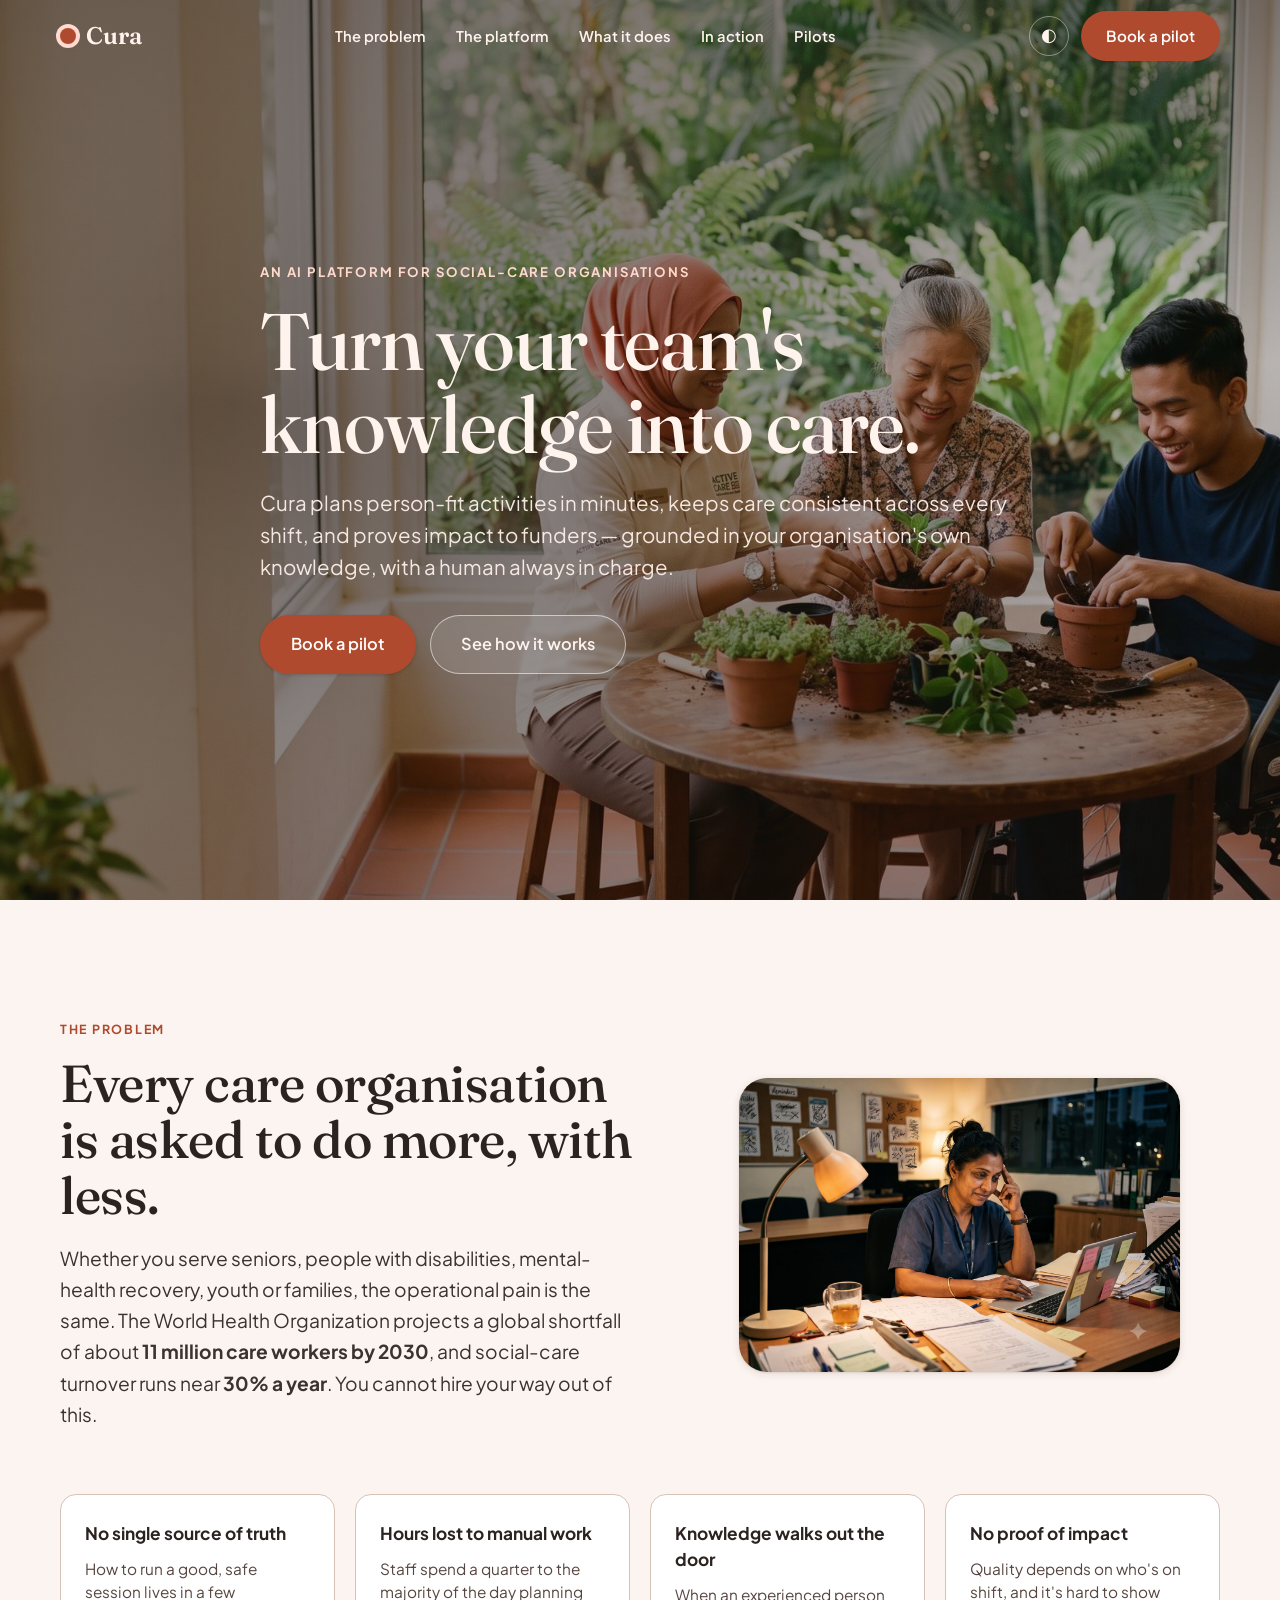
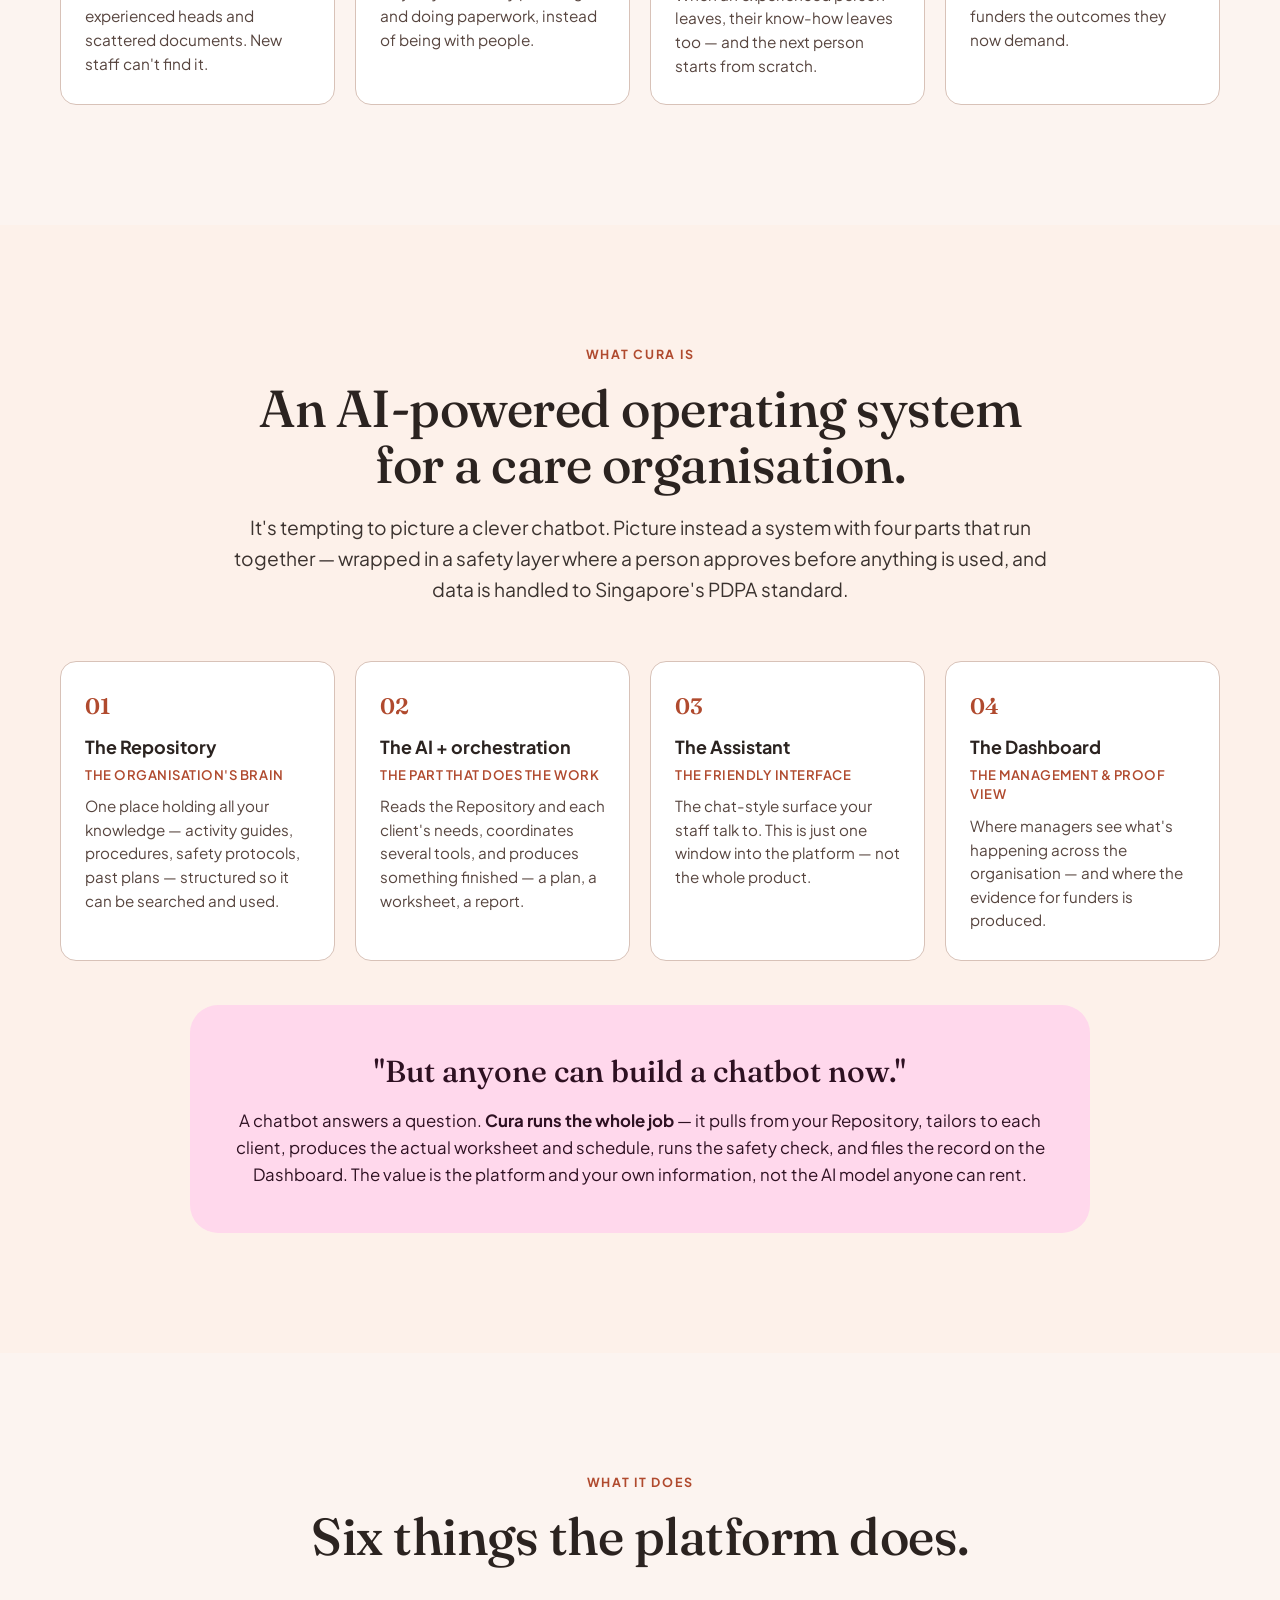
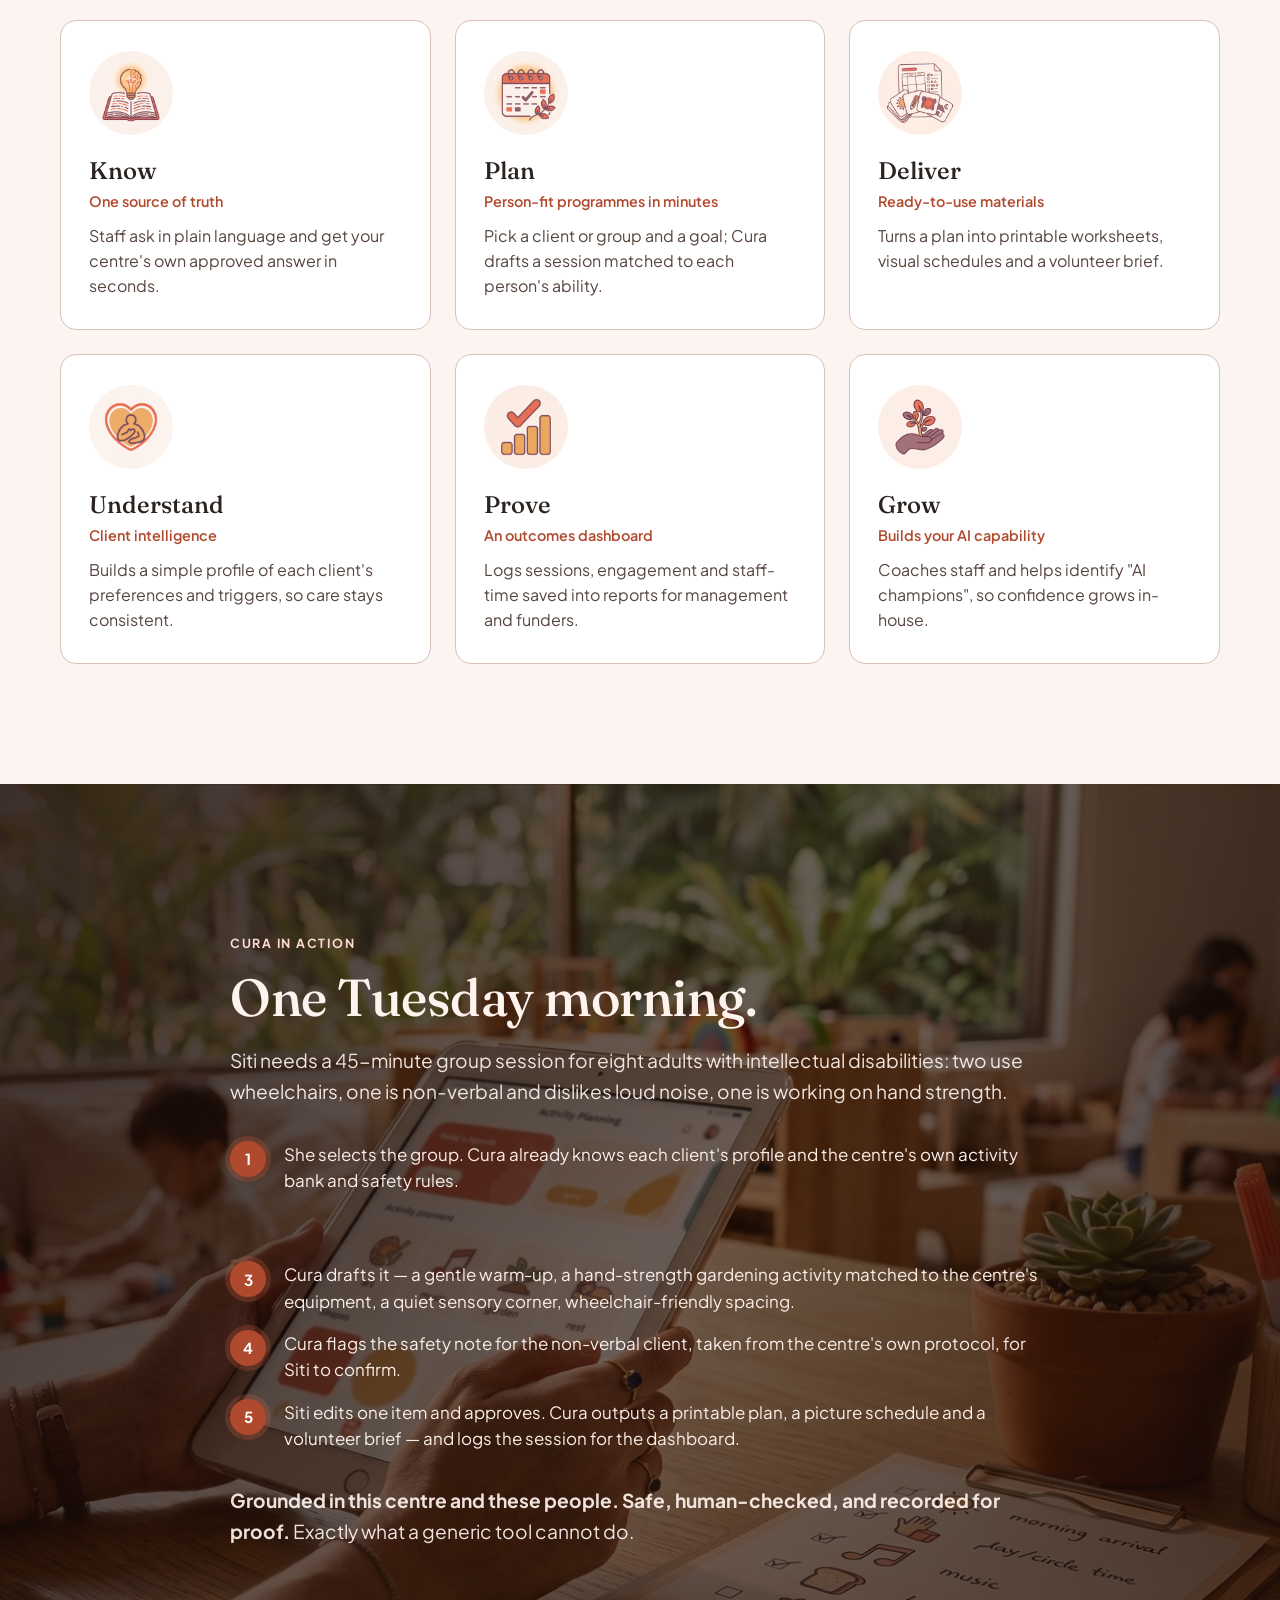
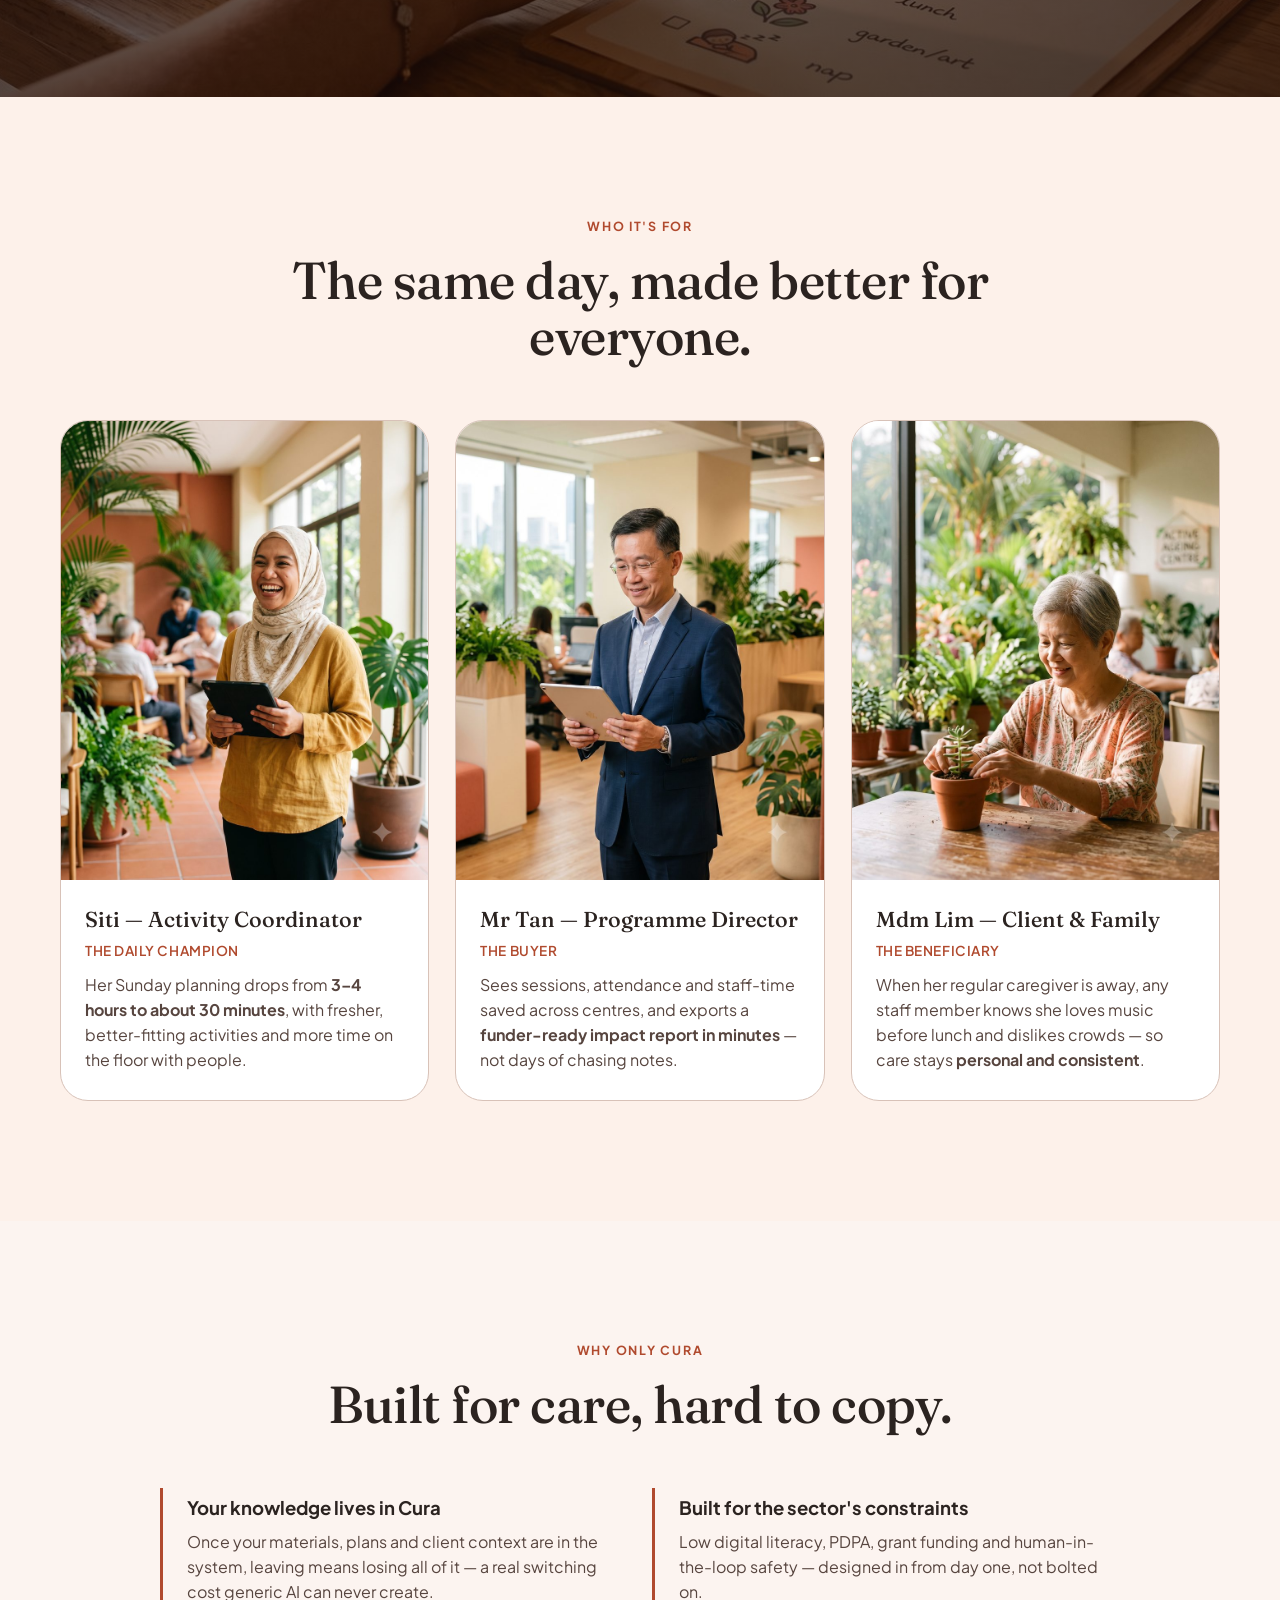
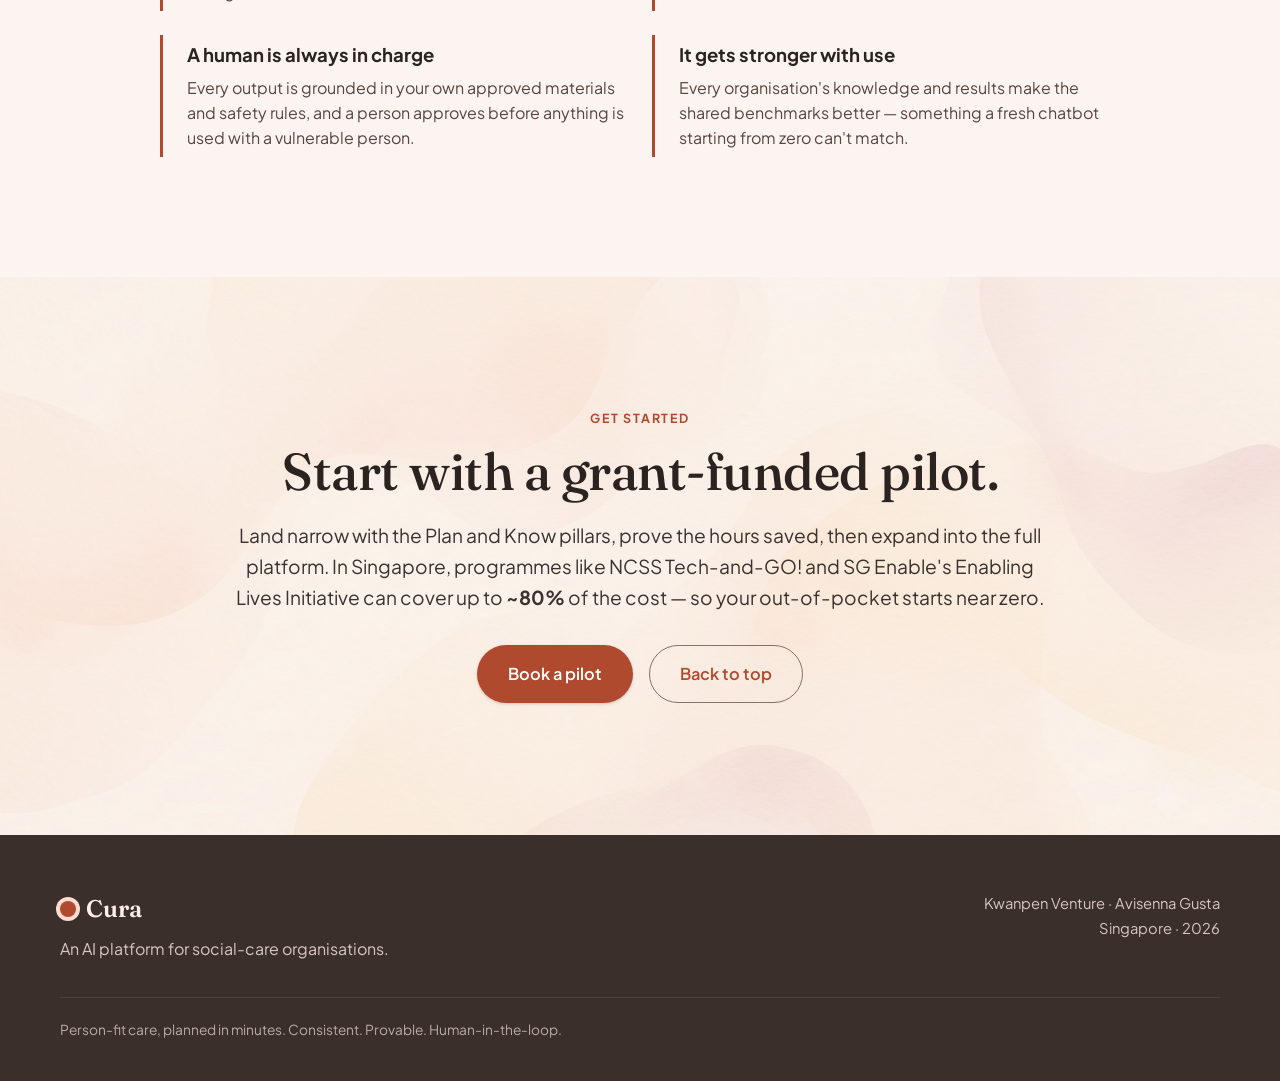
<file: index.html>
<!DOCTYPE html>
<html lang="en">
<head>
  <meta charset="UTF-8" />
  <meta name="viewport" content="width=device-width, initial-scale=1.0" />
  <title>Cura — Turn your team's knowledge into care</title>
  <meta name="description" content="Cura is an AI platform for social-care organisations. Plan person-fit activities in minutes, keep care consistent, and prove impact to funders — grounded in your organisation's own knowledge, with a human always in charge." />
  <meta property="og:title" content="Cura — An AI platform for social-care organisations" />
  <meta property="og:description" content="Plan person-fit activities in minutes, keep care consistent, and prove impact to funders." />
  <meta property="og:image" content="assets/images/hero-activity.jpg" />
  <meta name="theme-color" content="#FCF4F0" />
  <link rel="preconnect" href="https://fonts.googleapis.com" />
  <link rel="preconnect" href="https://fonts.gstatic.com" crossorigin />
  <link rel="stylesheet" href="assets/css/tokens.css" />
  <link rel="stylesheet" href="assets/css/styles.css" />
</head>
<body>

  <!-- ===================== NAV ===================== -->
  <header class="nav" id="nav">
    <div class="wrap nav__inner">
      <a class="nav__logo" href="#top" aria-label="Cura home">
        <span class="nav__mark" aria-hidden="true"></span>Cura
      </a>
      <nav class="nav__links" aria-label="Primary">
        <a href="#problem">The problem</a>
        <a href="#platform">The platform</a>
        <a href="#pillars">What it does</a>
        <a href="#action">In action</a>
        <a href="#pilot">Pilots</a>
      </nav>
      <div class="nav__actions">
        <button class="theme-toggle" id="themeToggle" aria-label="Toggle dark mode" title="Toggle dark mode">
          <span class="theme-toggle__icon" aria-hidden="true">◐</span>
        </button>
        <a class="btn btn--filled nav__cta" href="#pilot">Book a pilot</a>
        <button class="nav__burger" id="burger" aria-label="Open menu" aria-expanded="false">
          <span></span><span></span><span></span>
        </button>
      </div>
    </div>
  </header>

  <!-- ===================== HERO ===================== -->
  <section class="hero" id="top" aria-label="Introduction">
    <div class="hero__bg" style="background-image:url('assets/images/hero-activity.jpg')"></div>
    <div class="hero__scrim"></div>
    <div class="wrap hero__content">
      <p class="hero__eyebrow">An AI platform for social-care organisations</p>
      <h1 class="hero__title">Turn your team's<br />knowledge into care.</h1>
      <p class="hero__sub">Cura plans person-fit activities in minutes, keeps care consistent across every shift, and proves impact to funders — grounded in your organisation's own knowledge, with a human always in charge.</p>
      <div class="hero__actions">
        <a class="btn btn--filled btn--lg" href="#pilot">Book a pilot</a>
        <a class="btn btn--ghost btn--lg" href="#problem">See how it works</a>
      </div>
    </div>
  </section>

  <main>

  <!-- ===================== PROBLEM ===================== -->
  <section class="section" id="problem">
    <div class="wrap grid-2">
      <div class="section__lead" data-reveal>
        <p class="eyebrow">The problem</p>
        <h2 class="h-display">Every care organisation is asked to do more, with less.</h2>
        <p class="lead">Whether you serve seniors, people with disabilities, mental-health recovery, youth or families, the operational pain is the same. The World Health Organization projects a global shortfall of about <strong>11 million care workers by 2030</strong>, and social-care turnover runs near <strong>30% a year</strong>. You cannot hire your way out of this.</p>
      </div>
      <figure class="section__media" data-reveal>
        <img src="assets/images/problem-scattered.jpg" alt="A care worker pausing thoughtfully at a desk covered in scattered paper activity plans and folders at the end of a busy day." loading="lazy" />
      </figure>
    </div>

    <div class="wrap">
      <div class="cards-4">
        <article class="pain" data-reveal>
          <h3 class="pain__title">No single source of truth</h3>
          <p>How to run a good, safe session lives in a few experienced heads and scattered documents. New staff can't find it.</p>
        </article>
        <article class="pain" data-reveal data-reveal-delay="1">
          <h3 class="pain__title">Hours lost to manual work</h3>
          <p>Staff spend a quarter to the majority of the day planning and doing paperwork, instead of being with people.</p>
        </article>
        <article class="pain" data-reveal data-reveal-delay="2">
          <h3 class="pain__title">Knowledge walks out the door</h3>
          <p>When an experienced person leaves, their know-how leaves too — and the next person starts from scratch.</p>
        </article>
        <article class="pain" data-reveal data-reveal-delay="3">
          <h3 class="pain__title">No proof of impact</h3>
          <p>Quality depends on who's on shift, and it's hard to show funders the outcomes they now demand.</p>
        </article>
      </div>
    </div>
  </section>

  <!-- ===================== PLATFORM ===================== -->
  <section class="section section--alt" id="platform">
    <div class="wrap">
      <div class="section__head" data-reveal>
        <p class="eyebrow">What Cura is</p>
        <h2 class="h-display">An AI-powered operating system for a care organisation.</h2>
        <p class="lead center">It's tempting to picture a clever chatbot. Picture instead a system with four parts that run together — wrapped in a safety layer where a person approves before anything is used, and data is handled to Singapore's PDPA standard.</p>
      </div>

      <div class="parts">
        <article class="part" data-reveal>
          <span class="part__num">01</span>
          <h3>The Repository</h3>
          <p class="part__role">The organisation's brain</p>
          <p>One place holding all your knowledge — activity guides, procedures, safety protocols, past plans — structured so it can be searched and used.</p>
        </article>
        <article class="part" data-reveal data-reveal-delay="1">
          <span class="part__num">02</span>
          <h3>The AI + orchestration</h3>
          <p class="part__role">The part that does the work</p>
          <p>Reads the Repository and each client's needs, coordinates several tools, and produces something finished — a plan, a worksheet, a report.</p>
        </article>
        <article class="part" data-reveal data-reveal-delay="2">
          <span class="part__num">03</span>
          <h3>The Assistant</h3>
          <p class="part__role">The friendly interface</p>
          <p>The chat-style surface your staff talk to. This is just one window into the platform — not the whole product.</p>
        </article>
        <article class="part" data-reveal data-reveal-delay="3">
          <span class="part__num">04</span>
          <h3>The Dashboard</h3>
          <p class="part__role">The management &amp; proof view</p>
          <p>Where managers see what's happening across the organisation — and where the evidence for funders is produced.</p>
        </article>
      </div>

      <div class="callout" data-reveal>
        <p class="callout__q">"But anyone can build a chatbot now."</p>
        <p class="callout__a">A chatbot answers a question. <strong>Cura runs the whole job</strong> — it pulls from your Repository, tailors to each client, produces the actual worksheet and schedule, runs the safety check, and files the record on the Dashboard. The value is the platform and your own information, not the AI model anyone can rent.</p>
      </div>
    </div>
  </section>

  <!-- ===================== PILLARS ===================== -->
  <section class="section" id="pillars">
    <div class="wrap">
      <div class="section__head" data-reveal>
        <p class="eyebrow">What it does</p>
        <h2 class="h-display">Six things the platform does.</h2>
      </div>
      <div class="pillars">
        <article class="pillar" data-reveal>
          <div class="pillar__icon"><img src="assets/images/pillar-know.png" alt="" loading="lazy" /></div>
          <h3>Know</h3>
          <p class="pillar__tag">One source of truth</p>
          <p>Staff ask in plain language and get your centre's own approved answer in seconds.</p>
        </article>
        <article class="pillar" data-reveal data-reveal-delay="1">
          <div class="pillar__icon"><img src="assets/images/pillar-plan.png" alt="" loading="lazy" /></div>
          <h3>Plan</h3>
          <p class="pillar__tag">Person-fit programmes in minutes</p>
          <p>Pick a client or group and a goal; Cura drafts a session matched to each person's ability.</p>
        </article>
        <article class="pillar" data-reveal data-reveal-delay="2">
          <div class="pillar__icon"><img src="assets/images/pillar-deliver.png" alt="" loading="lazy" /></div>
          <h3>Deliver</h3>
          <p class="pillar__tag">Ready-to-use materials</p>
          <p>Turns a plan into printable worksheets, visual schedules and a volunteer brief.</p>
        </article>
        <article class="pillar" data-reveal>
          <div class="pillar__icon"><img src="assets/images/pillar-understand.png" alt="" loading="lazy" /></div>
          <h3>Understand</h3>
          <p class="pillar__tag">Client intelligence</p>
          <p>Builds a simple profile of each client's preferences and triggers, so care stays consistent.</p>
        </article>
        <article class="pillar" data-reveal data-reveal-delay="1">
          <div class="pillar__icon"><img src="assets/images/pillar-prove.png" alt="" loading="lazy" /></div>
          <h3>Prove</h3>
          <p class="pillar__tag">An outcomes dashboard</p>
          <p>Logs sessions, engagement and staff-time saved into reports for management and funders.</p>
        </article>
        <article class="pillar" data-reveal data-reveal-delay="2">
          <div class="pillar__icon"><img src="assets/images/pillar-grow.png" alt="" loading="lazy" /></div>
          <h3>Grow</h3>
          <p class="pillar__tag">Builds your AI capability</p>
          <p>Coaches staff and helps identify "AI champions", so confidence grows in-house.</p>
        </article>
      </div>
    </div>
  </section>

  <!-- ===================== IN ACTION (parallax band) ===================== -->
  <section class="parallax-band" id="action" aria-label="Cura in action">
    <div class="parallax-band__bg" style="background-image:url('assets/images/cura-in-action-v2.jpg')"></div>
    <div class="parallax-band__scrim"></div>
    <div class="wrap parallax-band__inner" data-reveal>
      <p class="eyebrow eyebrow--light">Cura in action</p>
      <h2 class="h-display on-dark">One Tuesday morning.</h2>
      <p class="lead on-dark">Siti needs a 45-minute group session for eight adults with intellectual disabilities: two use wheelchairs, one is non-verbal and dislikes loud noise, one is working on hand strength.</p>
      <ol class="steps">
        <li data-reveal><span>1</span>She selects the group. Cura already knows each client's profile and the centre's own activity bank and safety rules.</li>
        <li data-reveal data-reveal-delay="1"><span>2</span>She types the goal: a 45-minute session building hand strength that everyone can join.</li>
        <li data-reveal data-reveal-delay="2"><span>3</span>Cura drafts it — a gentle warm-up, a hand-strength gardening activity matched to the centre's equipment, a quiet sensory corner, wheelchair-friendly spacing.</li>
        <li data-reveal data-reveal-delay="3"><span>4</span>Cura flags the safety note for the non-verbal client, taken from the centre's own protocol, for Siti to confirm.</li>
        <li data-reveal data-reveal-delay="4"><span>5</span>Siti edits one item and approves. Cura outputs a printable plan, a picture schedule and a volunteer brief — and logs the session for the dashboard.</li>
      </ol>
      <p class="lead on-dark"><strong>Grounded in this centre and these people. Safe, human-checked, and recorded for proof.</strong> Exactly what a generic tool cannot do.</p>
    </div>
  </section>

  <!-- ===================== PERSONAS ===================== -->
  <section class="section section--alt" id="people">
    <div class="wrap">
      <div class="section__head" data-reveal>
        <p class="eyebrow">Who it's for</p>
        <h2 class="h-display">The same day, made better for everyone.</h2>
      </div>
      <div class="people">
        <article class="person" data-reveal>
          <img class="person__photo" src="assets/images/persona-siti.jpg" alt="Siti, a warm care activity coordinator, holding a tablet in a sunlit day-activity centre." loading="lazy" />
          <div class="person__body">
            <h3>Siti — Activity Coordinator</h3>
            <p class="person__role">The daily champion</p>
            <p>Her Sunday planning drops from <strong>3–4 hours to about 30 minutes</strong>, with fresher, better-fitting activities and more time on the floor with people.</p>
          </div>
        </article>
        <article class="person" data-reveal data-reveal-delay="1">
          <img class="person__photo" src="assets/images/persona-mrtan.jpg" alt="Mr Tan, a composed programme director, reviewing a tablet in a bright office." loading="lazy" />
          <div class="person__body">
            <h3>Mr Tan — Programme Director</h3>
            <p class="person__role">The buyer</p>
            <p>Sees sessions, attendance and staff-time saved across centres, and exports a <strong>funder-ready impact report in minutes</strong> — not days of chasing notes.</p>
          </div>
        </article>
        <article class="person" data-reveal data-reveal-delay="2">
          <img class="person__photo" src="assets/images/persona-mdmlim.jpg" alt="Mdm Lim, a senior client, smiling gently while tending a potted plant." loading="lazy" />
          <div class="person__body">
            <h3>Mdm Lim — Client &amp; Family</h3>
            <p class="person__role">The beneficiary</p>
            <p>When her regular caregiver is away, any staff member knows she loves music before lunch and dislikes crowds — so care stays <strong>personal and consistent</strong>.</p>
          </div>
        </article>
      </div>
    </div>
  </section>

  <!-- ===================== MOAT ===================== -->
  <section class="section" id="why">
    <div class="wrap">
      <div class="section__head" data-reveal>
        <p class="eyebrow">Why only Cura</p>
        <h2 class="h-display">Built for care, hard to copy.</h2>
      </div>
      <div class="moat">
        <div class="moat__item" data-reveal><h3>Your knowledge lives in Cura</h3><p>Once your materials, plans and client context are in the system, leaving means losing all of it — a real switching cost generic AI can never create.</p></div>
        <div class="moat__item" data-reveal data-reveal-delay="1"><h3>Built for the sector's constraints</h3><p>Low digital literacy, PDPA, grant funding and human-in-the-loop safety — designed in from day one, not bolted on.</p></div>
        <div class="moat__item" data-reveal data-reveal-delay="2"><h3>A human is always in charge</h3><p>Every output is grounded in your own approved materials and safety rules, and a person approves before anything is used with a vulnerable person.</p></div>
        <div class="moat__item" data-reveal data-reveal-delay="3"><h3>It gets stronger with use</h3><p>Every organisation's knowledge and results make the shared benchmarks better — something a fresh chatbot starting from zero can't match.</p></div>
      </div>
    </div>
  </section>

  <!-- ===================== PILOT / CTA ===================== -->
  <section class="cta" id="pilot">
    <div class="cta__bg" style="background-image:url('assets/images/bg-texture.jpg')"></div>
    <div class="wrap cta__inner" data-reveal>
      <p class="eyebrow">Get started</p>
      <h2 class="h-display">Start with a grant-funded pilot.</h2>
      <p class="lead center">Land narrow with the Plan and Know pillars, prove the hours saved, then expand into the full platform. In Singapore, programmes like NCSS Tech-and-GO! and SG Enable's Enabling Lives Initiative can cover up to <strong>~80%</strong> of the cost — so your out-of-pocket starts near zero.</p>
      <div class="cta__actions">
        <a class="btn btn--filled btn--lg" href="mailto:hello@cura.sg?subject=Cura%20pilot%20enquiry">Book a pilot</a>
        <a class="btn btn--outlined btn--lg" href="#top">Back to top</a>
      </div>
    </div>
  </section>

  </main>

  <!-- ===================== FOOTER ===================== -->
  <footer class="footer">
    <div class="wrap footer__inner">
      <div class="footer__brand">
        <a class="nav__logo" href="#top"><span class="nav__mark" aria-hidden="true"></span>Cura</a>
        <p>An AI platform for social-care organisations.</p>
      </div>
      <div class="footer__meta">
        <p>Kwanpen Venture · Avisenna Gusta</p>
        <p>Singapore · 2026</p>
      </div>
    </div>
    <div class="wrap footer__fine">
      <p>Person-fit care, planned in minutes. Consistent. Provable. Human-in-the-loop.</p>
    </div>
  </footer>

  <script src="assets/js/main.js"></script>
</body>
</html>
</file>
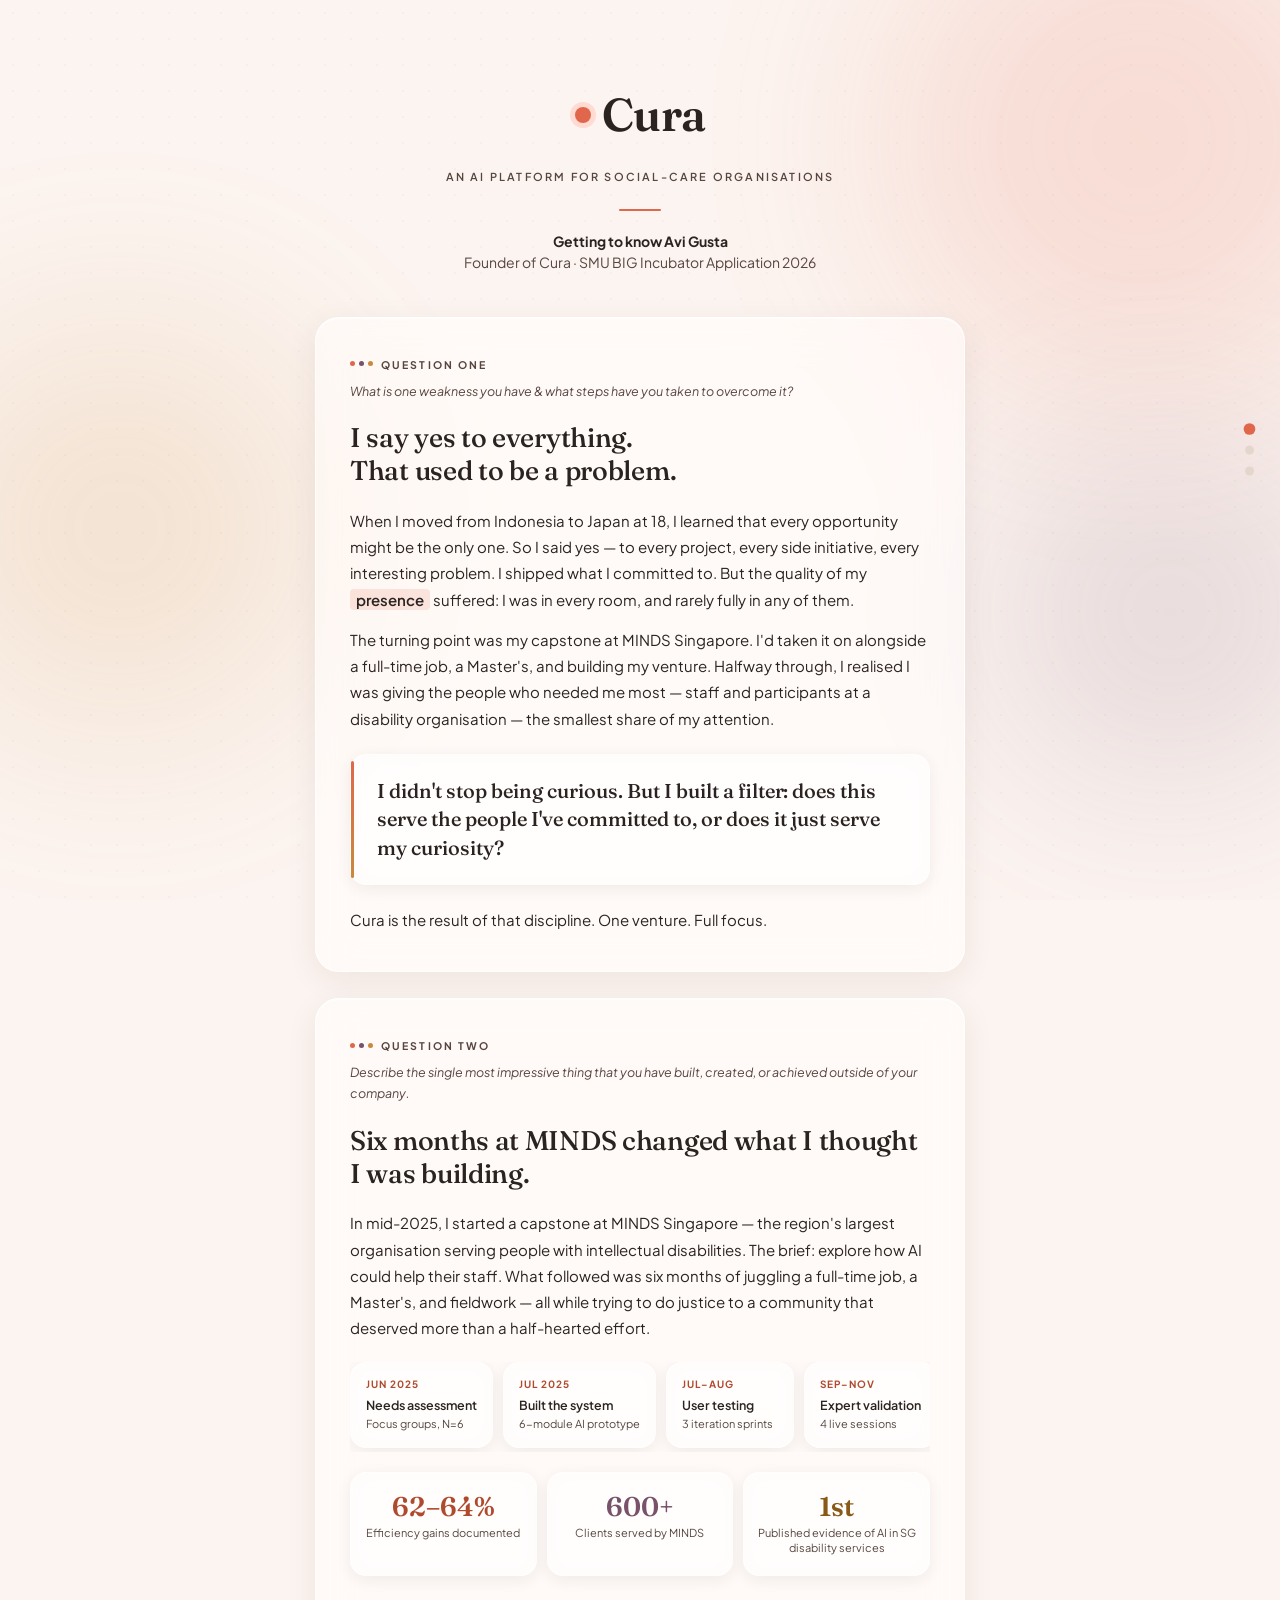
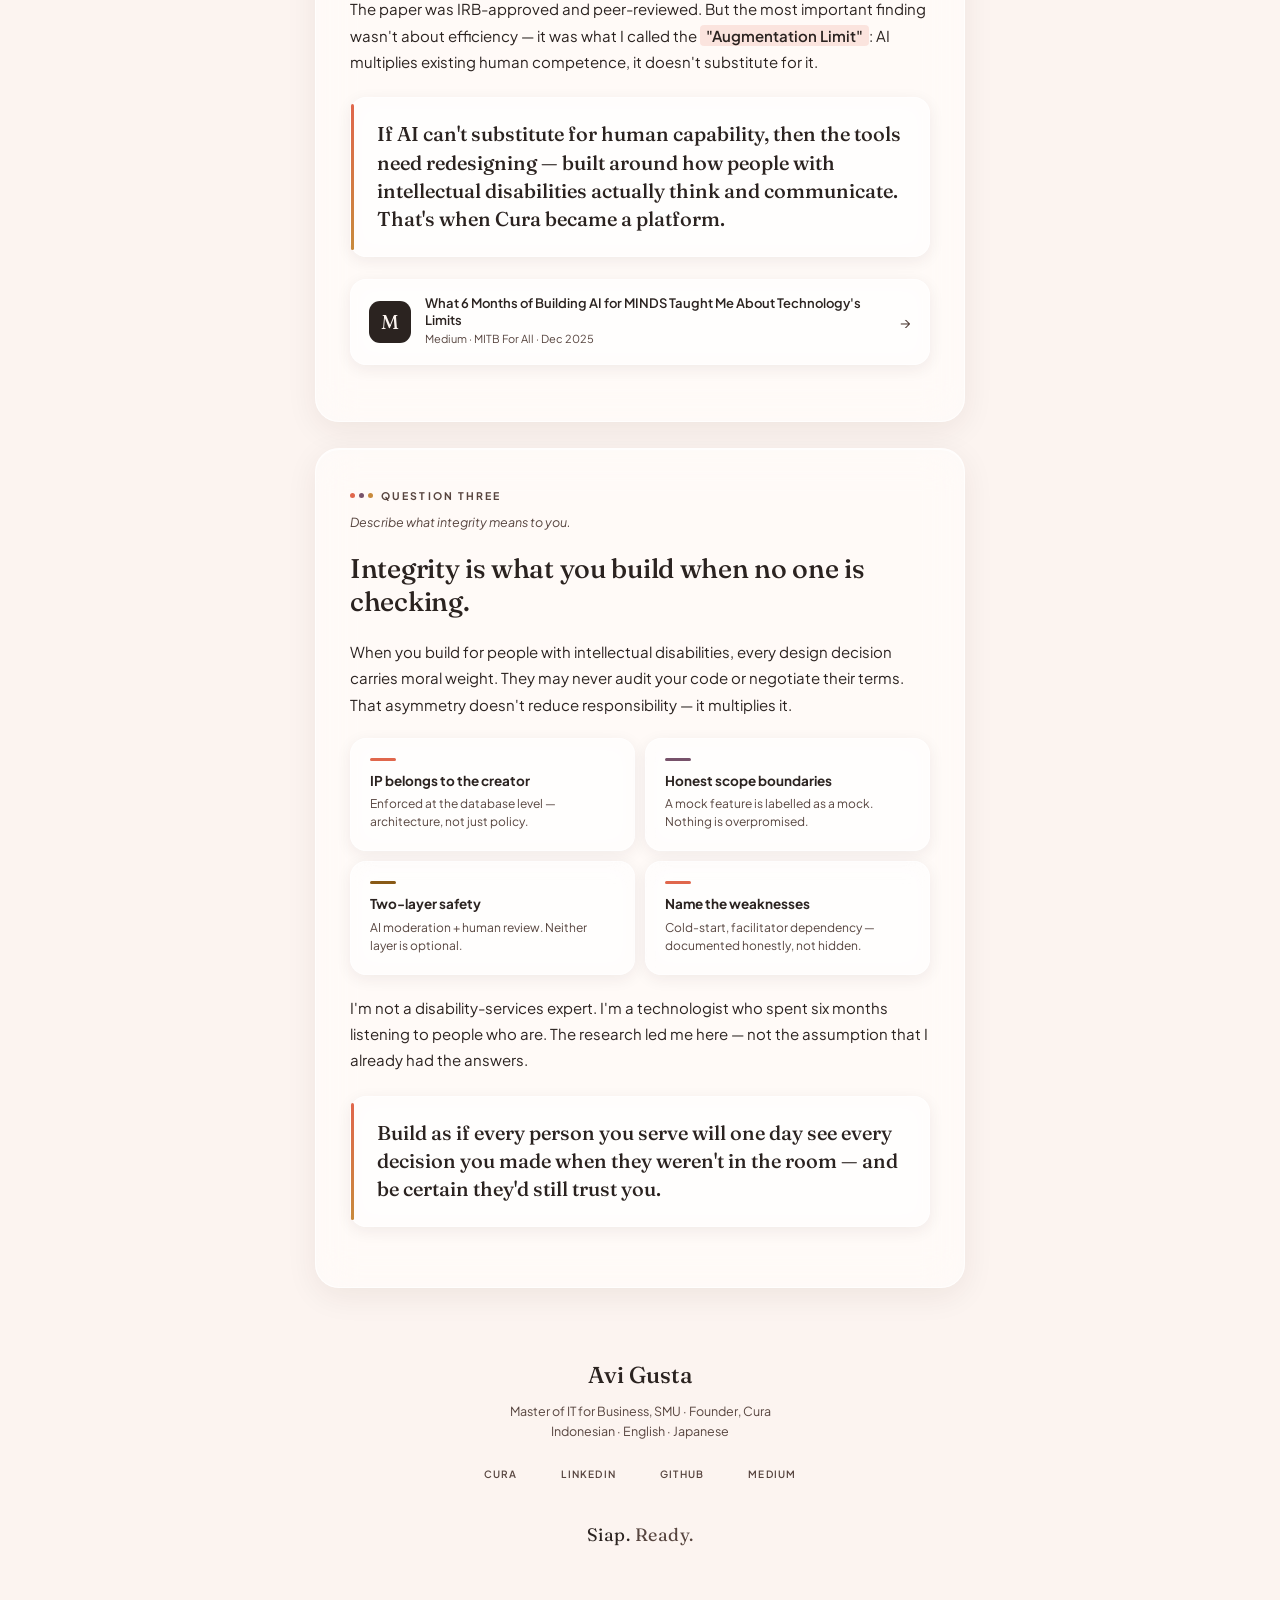
<file: founder.html>
<!DOCTYPE html>
<html lang="en">
<head>
  <meta charset="UTF-8" />
  <meta name="viewport" content="width=device-width, initial-scale=1.0" />
  <title>Getting to know Avi — Founder of Cura</title>
  <meta name="description" content="Getting to know Avi Gusta, founder of Cura — an AI platform for social-care organisations. Written for the SMU BIG incubator application." />
  <meta name="theme-color" content="#FCF4F0" />
  <link rel="preconnect" href="https://fonts.googleapis.com" />
  <link rel="preconnect" href="https://fonts.gstatic.com" crossorigin />
  <link href="https://fonts.googleapis.com/css2?family=Fraunces:opsz,wght@9..144,400..600&family=Plus+Jakarta+Sans:wght@300;400;500;600;700&display=swap" rel="stylesheet" />
  <style>
    :root{
      --cream:#FCF4F0; --ink:#2B2320; --muted:#57453F; --border:#E4D6CD; --surface:#FFFFFF;
      --primary:#B04A2E; --coral:#E0674C; --plum:#77526A; --amber:#C88A3C; --amber-deep:#895A16;
      --pc:#FFDBD1;
      --brand:"Fraunces",Georgia,serif;
      --plain:"Plus Jakarta Sans","Segoe UI",system-ui,sans-serif;
      --glass:rgba(255,255,255,0.55);
      --glass-border:rgba(255,255,255,0.72);
      --glass-shadow:rgba(60,30,20,0.07);
      --signal-dim:rgba(224,103,76,0.14);
    }
    *{margin:0;padding:0;box-sizing:border-box;}
    body{font-family:var(--plain);color:var(--ink);line-height:1.7;font-weight:400;
      overflow-x:hidden;min-height:100vh;background:var(--cream);}

    /* Ambient background */
    .bg-ambient{position:fixed;inset:0;z-index:0;overflow:hidden;background:var(--cream);}
    .bg-ambient::before{content:'';position:absolute;inset:0;
      background-image:radial-gradient(circle,var(--ink) 1px,transparent 1px);
      background-size:26px 26px;opacity:0.03;}
    .bg-orb{position:absolute;border-radius:50%;filter:blur(100px);opacity:0.16;
      animation:orbFloat 22s ease-in-out infinite alternate;}
    .orb-1{width:520px;height:520px;background:var(--coral);top:-120px;right:-120px;}
    .orb-2{width:420px;height:420px;background:var(--amber);bottom:18%;left:-90px;animation-delay:-8s;}
    .orb-3{width:360px;height:360px;background:var(--plum);top:48%;right:-70px;animation-delay:-15s;}
    @keyframes orbFloat{0%{transform:translate(0,0) scale(1);}50%{transform:translate(30px,-40px) scale(1.1);}100%{transform:translate(-20px,20px) scale(.95);}}

    .container{max-width:690px;margin:0 auto;padding:0 20px;position:relative;z-index:1;}

    .glass{background:var(--glass);backdrop-filter:blur(20px) saturate(1.4);-webkit-backdrop-filter:blur(20px) saturate(1.4);
      border:1px solid var(--glass-border);border-radius:24px;
      box-shadow:0 8px 32px var(--glass-shadow),inset 0 1px 0 rgba(255,255,255,.7);}
    .glass-subtle{background:rgba(255,255,255,0.38);backdrop-filter:blur(12px) saturate(1.3);-webkit-backdrop-filter:blur(12px) saturate(1.3);
      border:1px solid rgba(255,255,255,.55);border-radius:16px;box-shadow:0 4px 16px var(--glass-shadow);}

    /* Header */
    header{padding:76px 0 44px;text-align:center;opacity:0;animation:fadeUp .8s ease-out .2s forwards;}
    .logo{display:inline-flex;align-items:center;gap:11px;font-family:var(--brand);font-weight:600;font-size:46px;letter-spacing:-.5px;}
    .logo .mark{width:16px;height:16px;border-radius:50%;background:var(--coral);box-shadow:0 0 0 5px var(--pc);}
    .logo-sub{font-family:var(--plain);font-weight:600;font-size:11px;color:var(--muted);
      letter-spacing:.2em;text-transform:uppercase;margin-top:14px;}
    .header-divider{width:42px;height:2px;background:var(--coral);margin:22px auto 20px;border-radius:2px;}
    .header-context{font-size:14px;color:var(--muted);font-weight:400;line-height:1.5;}
    .header-context strong{font-weight:700;color:var(--ink);}

    .dot-marker{display:inline-flex;gap:4px;margin-right:8px;position:relative;top:-1px;}
    .dot-marker span{width:5px;height:5px;border-radius:50%;display:inline-block;}
    .dot-marker .d1{background:var(--coral);} .dot-marker .d2{background:var(--plum);} .dot-marker .d3{background:var(--amber);}

    /* Sections */
    .section{margin-bottom:26px;opacity:0;transform:translateY(20px);transition:opacity .55s ease-out,transform .55s ease-out;}
    .section.visible{opacity:1;transform:none;}
    .section-inner{padding:38px 34px;}
    .section-label{font-family:var(--plain);font-weight:700;font-size:10.5px;letter-spacing:.2em;text-transform:uppercase;
      color:var(--muted);margin-bottom:7px;display:flex;align-items:center;}
    .question-text{font-size:12.5px;font-weight:400;color:var(--muted);margin-bottom:20px;font-style:italic;}
    .section h2{font-family:var(--brand);font-size:27px;font-weight:500;line-height:1.22;margin-bottom:20px;letter-spacing:-.3px;}
    .section p{font-size:15px;line-height:1.75;margin-bottom:14px;color:var(--ink);font-weight:400;}
    .section p:last-child{margin-bottom:0;}
    .highlight{background:var(--signal-dim);padding:1px 6px;border-radius:4px;font-weight:600;}

    .pullquote{font-family:var(--brand);font-size:20px;font-weight:500;line-height:1.42;color:var(--ink);
      padding:22px 26px;margin:22px 0;position:relative;}
    .pullquote::before{content:'';position:absolute;left:0;top:6px;bottom:6px;width:3px;
      background:linear-gradient(180deg,var(--coral),var(--amber));border-radius:3px;}

    /* Link card */
    .link-card{display:flex;align-items:center;gap:14px;padding:15px 18px;margin:18px 0;text-decoration:none;color:var(--ink);transition:all .2s;}
    .link-card:hover{transform:translateY(-2px);box-shadow:0 12px 40px var(--glass-shadow);}
    .link-icon{width:42px;height:42px;border-radius:11px;display:flex;align-items:center;justify-content:center;font-size:20px;flex-shrink:0;}
    .link-icon.med{background:var(--ink);color:var(--cream);font-family:var(--brand);}
    .link-meta{flex:1;min-width:0;}
    .link-title{font-size:13px;font-weight:600;line-height:1.3;}
    .link-desc{font-size:11px;color:var(--muted);font-weight:400;margin-top:2px;}
    .link-arrow{font-size:15px;color:var(--muted);flex-shrink:0;transition:transform .2s;}
    .link-card:hover .link-arrow{transform:translateX(3px);}

    /* Timeline */
    .timeline-strip{display:flex;gap:10px;margin:20px 0;overflow-x:auto;padding-bottom:4px;scrollbar-width:none;}
    .timeline-strip::-webkit-scrollbar{display:none;}
    .timeline-chip{flex-shrink:0;padding:13px 15px;min-width:128px;}
    .timeline-chip .year{font-family:var(--plain);font-weight:700;font-size:10px;color:var(--primary);letter-spacing:.1em;text-transform:uppercase;margin-bottom:4px;}
    .timeline-chip .event{font-size:12.5px;font-weight:600;line-height:1.3;}
    .timeline-chip .loc{font-size:11px;font-weight:400;color:var(--muted);margin-top:2px;}

    /* Stats */
    .stat-row{display:grid;grid-template-columns:repeat(3,1fr);gap:10px;margin:20px 0;}
    .stat-card{padding:20px 12px;text-align:center;}
    .stat-card .num{font-family:var(--brand);font-size:27px;font-weight:600;line-height:1;margin-bottom:6px;}
    .stat-card .num.a{color:var(--primary);} .stat-card .num.b{color:var(--plum);} .stat-card .num.c{color:var(--amber-deep);}
    .stat-card .label{font-size:11px;color:var(--muted);font-weight:400;line-height:1.35;}

    /* Principles */
    .principle-grid{display:grid;grid-template-columns:1fr 1fr;gap:10px;margin:20px 0;}
    .principle-card{padding:19px;}
    .principle-card .p-accent{width:26px;height:3px;border-radius:3px;margin-bottom:11px;}
    .principle-card h4{font-size:13.5px;font-weight:700;margin-bottom:6px;line-height:1.3;}
    .principle-card p{font-size:12px !important;line-height:1.5 !important;color:var(--muted) !important;font-weight:400;margin-bottom:0 !important;}

    /* Footer */
    footer{padding:42px 0 76px;text-align:center;opacity:0;transform:translateY(20px);transition:opacity .55s ease-out,transform .55s ease-out;}
    footer.visible{opacity:1;transform:none;}
    .footer-name{font-family:var(--brand);font-weight:500;font-size:23px;margin-bottom:6px;}
    .footer-details{font-size:12.5px;color:var(--muted);font-weight:400;line-height:1.6;}
    .footer-links{margin-top:18px;display:flex;justify-content:center;gap:14px;flex-wrap:wrap;}
    .footer-links a{font-family:var(--plain);font-weight:600;font-size:10px;letter-spacing:.12em;text-transform:uppercase;
      color:var(--muted);text-decoration:none;padding:7px 15px;border-radius:9px;transition:all .2s;}
    .footer-links a:hover{color:var(--primary);background:var(--signal-dim);}
    .siap-close{font-family:var(--brand);font-size:18px;color:var(--muted);margin-top:30px;letter-spacing:.5px;}
    .siap-close em{color:var(--ink);font-style:normal;}

    /* Nav dots */
    .nav-dots{position:fixed;right:26px;top:50%;transform:translateY(-50%);display:flex;flex-direction:column;gap:12px;z-index:10;}
    .nav-dot{width:9px;height:9px;border-radius:50%;background:var(--border);border:none;cursor:pointer;transition:all .3s;padding:0;}
    .nav-dot.active{background:var(--coral);transform:scale(1.3);}
    .nav-dot:hover{background:var(--muted);}

    @keyframes fadeUp{from{opacity:0;transform:translateY(16px);}to{opacity:1;transform:none;}}

    @media (max-width:600px){
      header{padding:56px 0 34px;} .logo{font-size:38px;}
      .section-inner{padding:28px 22px;} .section h2{font-size:23px;}
      .stat-row{grid-template-columns:1fr;gap:8px;} .principle-grid{grid-template-columns:1fr;}
      .pullquote{font-size:18px;padding:18px 20px;} .nav-dots{display:none;}
    }
    @media (prefers-reduced-motion:reduce){
      *,*::before,*::after{animation-duration:.01ms !important;transition-duration:.01ms !important;}
      .bg-orb{animation:none;}
      .section,footer{opacity:1;transform:none;}
    }
  </style>
</head>
<body>
  <div class="bg-ambient"><div class="bg-orb orb-1"></div><div class="bg-orb orb-2"></div><div class="bg-orb orb-3"></div></div>

  <nav class="nav-dots">
    <button class="nav-dot active" onclick="go('#q1')" title="Question 1"></button>
    <button class="nav-dot" onclick="go('#q2')" title="Question 2"></button>
    <button class="nav-dot" onclick="go('#q3')" title="Question 3"></button>
  </nav>

  <div class="container">

    <header>
      <div class="logo"><span class="mark"></span>Cura</div>
      <div class="logo-sub">An AI platform for social-care organisations</div>
      <div class="header-divider"></div>
      <div class="header-context">
        <strong>Getting to know Avi Gusta</strong><br />
        Founder of Cura · SMU BIG Incubator Application 2026
      </div>
    </header>

    <!-- Q1 -->
    <div class="section glass" id="q1">
      <div class="section-inner">
        <div class="section-label"><span class="dot-marker"><span class="d1"></span><span class="d2"></span><span class="d3"></span></span>Question One</div>
        <div class="question-text">What is one weakness you have &amp; what steps have you taken to overcome it?</div>
        <h2>I say yes to everything.<br />That used to be a problem.</h2>
        <p>When I moved from Indonesia to Japan at 18, I learned that every opportunity might be the only one. So I said yes — to every project, every side initiative, every interesting problem. I shipped what I committed to. But the quality of my <span class="highlight">presence</span> suffered: I was in every room, and rarely fully in any of them.</p>
        <p>The turning point was my capstone at MINDS Singapore. I'd taken it on alongside a full-time job, a Master's, and building my venture. Halfway through, I realised I was giving the people who needed me most — staff and participants at a disability organisation — the smallest share of my attention.</p>
        <div class="pullquote glass-subtle">I didn't stop being curious. But I built a filter: does this serve the people I've committed to, or does it just serve my curiosity?</div>
        <p>Cura is the result of that discipline. One venture. Full focus.</p>
      </div>
    </div>

    <!-- Q2 -->
    <div class="section glass" id="q2">
      <div class="section-inner">
        <div class="section-label"><span class="dot-marker"><span class="d1"></span><span class="d2"></span><span class="d3"></span></span>Question Two</div>
        <div class="question-text">Describe the single most impressive thing that you have built, created, or achieved outside of your company.</div>
        <h2>Six months at MINDS changed what I thought I was building.</h2>
        <p>In mid-2025, I started a capstone at MINDS Singapore — the region's largest organisation serving people with intellectual disabilities. The brief: explore how AI could help their staff. What followed was six months of juggling a full-time job, a Master's, and fieldwork — all while trying to do justice to a community that deserved more than a half-hearted effort.</p>
        <div class="timeline-strip">
          <div class="timeline-chip glass-subtle"><div class="year">Jun 2025</div><div class="event">Needs assessment</div><div class="loc">Focus groups, N=6</div></div>
          <div class="timeline-chip glass-subtle"><div class="year">Jul 2025</div><div class="event">Built the system</div><div class="loc">6-module AI prototype</div></div>
          <div class="timeline-chip glass-subtle"><div class="year">Jul–Aug</div><div class="event">User testing</div><div class="loc">3 iteration sprints</div></div>
          <div class="timeline-chip glass-subtle"><div class="year">Sep–Nov</div><div class="event">Expert validation</div><div class="loc">4 live sessions</div></div>
        </div>
        <div class="stat-row">
          <div class="stat-card glass-subtle"><div class="num a">62–64%</div><div class="label">Efficiency gains documented</div></div>
          <div class="stat-card glass-subtle"><div class="num b">600+</div><div class="label">Clients served by MINDS</div></div>
          <div class="stat-card glass-subtle"><div class="num c">1st</div><div class="label">Published evidence of AI in SG disability services</div></div>
        </div>
        <p>The paper was IRB-approved and peer-reviewed. But the most important finding wasn't about efficiency — it was what I called the <span class="highlight">"Augmentation Limit"</span>: AI multiplies existing human competence, it doesn't substitute for it.</p>
        <div class="pullquote glass-subtle">If AI can't substitute for human capability, then the tools need redesigning — built around how people with intellectual disabilities actually think and communicate. That's when Cura became a platform.</div>
        <a href="https://medium.com/mitb-for-all/what-6-months-of-building-ai-for-minds-taught-me-about-technologys-limits-47aa610148fe" target="_blank" rel="noopener" class="link-card glass-subtle">
          <div class="link-icon med">M</div>
          <div class="link-meta"><div class="link-title">What 6 Months of Building AI for MINDS Taught Me About Technology's Limits</div><div class="link-desc">Medium · MITB For All · Dec 2025</div></div>
          <span class="link-arrow">→</span>
        </a>
      </div>
    </div>

    <!-- Q3 -->
    <div class="section glass" id="q3">
      <div class="section-inner">
        <div class="section-label"><span class="dot-marker"><span class="d1"></span><span class="d2"></span><span class="d3"></span></span>Question Three</div>
        <div class="question-text">Describe what integrity means to you.</div>
        <h2>Integrity is what you build when no one is checking.</h2>
        <p>When you build for people with intellectual disabilities, every design decision carries moral weight. They may never audit your code or negotiate their terms. That asymmetry doesn't reduce responsibility — it multiplies it.</p>
        <div class="principle-grid">
          <div class="principle-card glass-subtle"><div class="p-accent" style="background:var(--coral);"></div><h4>IP belongs to the creator</h4><p>Enforced at the database level — architecture, not just policy.</p></div>
          <div class="principle-card glass-subtle"><div class="p-accent" style="background:var(--plum);"></div><h4>Honest scope boundaries</h4><p>A mock feature is labelled as a mock. Nothing is overpromised.</p></div>
          <div class="principle-card glass-subtle"><div class="p-accent" style="background:var(--amber-deep);"></div><h4>Two-layer safety</h4><p>AI moderation + human review. Neither layer is optional.</p></div>
          <div class="principle-card glass-subtle"><div class="p-accent" style="background:var(--coral);"></div><h4>Name the weaknesses</h4><p>Cold-start, facilitator dependency — documented honestly, not hidden.</p></div>
        </div>
        <p>I'm not a disability-services expert. I'm a technologist who spent six months listening to people who are. The research led me here — not the assumption that I already had the answers.</p>
        <div class="pullquote glass-subtle">Build as if every person you serve will one day see every decision you made when they weren't in the room — and be certain they'd still trust you.</div>
      </div>
    </div>

    <footer id="footer">
      <div class="footer-name">Avi Gusta</div>
      <div class="footer-details">Master of IT for Business, SMU · Founder, Cura<br />Indonesian · English · Japanese</div>
      <div class="footer-links">
        <a href="https://onsenix12.github.io/cura/" target="_blank" rel="noopener">Cura</a>
        <a href="https://linkedin.com/in/avisennagusta" target="_blank" rel="noopener">LinkedIn</a>
        <a href="https://github.com/onsenix12" target="_blank" rel="noopener">GitHub</a>
        <a href="https://medium.com/@avisennagusta" target="_blank" rel="noopener">Medium</a>
      </div>
      <div class="siap-close"><em>Siap.</em> Ready.</div>
    </footer>
  </div>

  <script>
    const io=new IntersectionObserver(es=>es.forEach(e=>{if(e.isIntersecting)e.target.classList.add('visible');}),{threshold:0.08,rootMargin:'0px 0px -30px 0px'});
    document.querySelectorAll('.section,footer').forEach(el=>io.observe(el));
    function go(sel){document.querySelector(sel).scrollIntoView({behavior:'smooth',block:'start'});}
    const secs=document.querySelectorAll('.section'), dots=document.querySelectorAll('.nav-dot');
    const dio=new IntersectionObserver(es=>es.forEach(e=>{if(e.isIntersecting){const i=[...secs].indexOf(e.target);dots.forEach((d,x)=>d.classList.toggle('active',x===i));}}),{threshold:0.4});
    secs.forEach(s=>dio.observe(s));
  </script>
</body>
</html>
</file>
<file: assets/css/tokens.css>
/* =====================================================================
   CURA DESIGN SYSTEM — tokens.css
   Material Design 3 token roles, re-seeded "warm & human" (Coral Care).
   Single source of truth for color, type, shape, spacing, elevation.
   Role names mirror the Figma Material 3 kit so values map 1:1.
   ===================================================================== */

/* ---- Type: warm humanist pairing (Fraunces display + Plus Jakarta Sans) ---- */
@import url('https://fonts.googleapis.com/css2?family=Fraunces:opsz,wght@9..144,400..600&family=Plus+Jakarta+Sans:wght@400;500;600;700&display=swap');

:root {
  /* ---------- COLOR · LIGHT (default) ---------- */
  --md-sys-color-primary: #B04A2E;
  --md-sys-color-on-primary: #FFFFFF;
  --md-sys-color-primary-container: #FFDBD1;
  --md-sys-color-on-primary-container: #3B0A00;
  --md-sys-color-secondary: #77526A;
  --md-sys-color-on-secondary: #FFFFFF;
  --md-sys-color-secondary-container: #FFD8EC;
  --md-sys-color-on-secondary-container: #2E1122;
  --md-sys-color-tertiary: #895A16;
  --md-sys-color-on-tertiary: #FFFFFF;
  --md-sys-color-tertiary-container: #FFDCBB;
  --md-sys-color-on-tertiary-container: #2C1600;
  --md-sys-color-error: #BA1A1A;
  --md-sys-color-on-error: #FFFFFF;
  --md-sys-color-error-container: #FFDAD6;
  --md-sys-color-on-error-container: #410002;
  --md-sys-color-background: #FCF4F0;
  --md-sys-color-on-background: #2B2320;
  --md-sys-color-surface: #FCF4F0;
  --md-sys-color-on-surface: #2B2320;
  --md-sys-color-surface-variant: #F1E4DD;
  --md-sys-color-on-surface-variant: #57453F;
  --md-sys-color-outline: #877069;
  --md-sys-color-outline-variant: #D8C2B8;
  --md-sys-color-surface-container-lowest: #FFFFFF;
  --md-sys-color-surface-container-low: #FDF1EA;
  --md-sys-color-surface-container: #F7EBE4;
  --md-sys-color-surface-container-high: #F1E5DE;
  --md-sys-color-surface-container-highest: #EBDFD8;
  --md-sys-color-inverse-surface: #3A2F2B;
  --md-sys-color-inverse-on-surface: #FFEDE7;
  --md-sys-color-inverse-primary: #FFB4A1;
  --md-sys-color-shadow: #000000;
  --md-sys-color-scrim: #000000;

  /* ---------- BRAND (beyond strict M3) ---------- */
  --cura-coral-bright: #E0674C;   /* hero fills / illustration only, not small text */
  --cura-cream: #FCF4F0;
  --cura-ink: #2B2320;

  /* ---------- TYPOGRAPHY ---------- */
  --md-ref-typeface-brand: "Fraunces", Georgia, "Times New Roman", serif;
  --md-ref-typeface-plain: "Plus Jakarta Sans", "Segoe UI", system-ui, -apple-system, sans-serif;

  /* ---------- SHAPE ---------- */
  --md-sys-shape-corner-none: 0px;
  --md-sys-shape-corner-extra-small: 4px;
  --md-sys-shape-corner-small: 8px;
  --md-sys-shape-corner-medium: 12px;
  --md-sys-shape-corner-large: 16px;
  --md-sys-shape-corner-extra-large: 28px;
  --md-sys-shape-corner-full: 999px;

  /* ---------- SPACING (4px base) ---------- */
  --cura-space-1: 4px;   --cura-space-2: 8px;   --cura-space-3: 12px;
  --cura-space-4: 16px;  --cura-space-6: 24px;  --cura-space-8: 32px;
  --cura-space-12: 48px; --cura-space-16: 64px; --cura-space-24: 96px;
  --cura-space-32: 128px;

  /* ---------- ELEVATION (warm-tinted shadows) ---------- */
  --md-sys-elevation-level0: none;
  --md-sys-elevation-level1: 0 1px 2px rgba(60,30,20,.10), 0 1px 3px 1px rgba(60,30,20,.07);
  --md-sys-elevation-level2: 0 1px 2px rgba(60,30,20,.10), 0 2px 6px 2px rgba(60,30,20,.07);
  --md-sys-elevation-level3: 0 1px 3px rgba(60,30,20,.11), 0 4px 8px 3px rgba(60,30,20,.07);
  --md-sys-elevation-level4: 0 2px 3px rgba(60,30,20,.11), 0 6px 10px 4px rgba(60,30,20,.07);
  --md-sys-elevation-level5: 0 4px 4px rgba(60,30,20,.11), 0 8px 12px 6px rgba(60,30,20,.07);

  /* ---------- MOTION ---------- */
  --md-sys-motion-easing-standard: cubic-bezier(0.2, 0, 0, 1);
  --md-sys-motion-duration-short: 150ms;
  --md-sys-motion-duration-medium: 300ms;
  --md-sys-motion-duration-long: 500ms;
}

/* ---------- COLOR · DARK ---------- */
[data-theme="dark"] {
  --md-sys-color-primary: #FFB4A1;
  --md-sys-color-on-primary: #5E1B0B;
  --md-sys-color-primary-container: #83341E;
  --md-sys-color-on-primary-container: #FFDBD1;
  --md-sys-color-secondary: #E5B9D5;
  --md-sys-color-on-secondary: #452639;
  --md-sys-color-secondary-container: #5E3B51;
  --md-sys-color-on-secondary-container: #FFD8EC;
  --md-sys-color-tertiary: #FFB877;
  --md-sys-color-on-tertiary: #472A00;
  --md-sys-color-tertiary-container: #6A4100;
  --md-sys-color-on-tertiary-container: #FFDCBB;
  --md-sys-color-error: #FFB4AB;
  --md-sys-color-on-error: #690005;
  --md-sys-color-error-container: #93000A;
  --md-sys-color-on-error-container: #FFDAD6;
  --md-sys-color-background: #1A1210;
  --md-sys-color-on-background: #F0DFD8;
  --md-sys-color-surface: #1A1210;
  --md-sys-color-on-surface: #F0DFD8;
  --md-sys-color-surface-variant: #57453F;
  --md-sys-color-on-surface-variant: #D8C2B8;
  --md-sys-color-outline: #A08D85;
  --md-sys-color-outline-variant: #57453F;
  --md-sys-color-surface-container-lowest: #140D0B;
  --md-sys-color-surface-container-low: #231916;
  --md-sys-color-surface-container: #271D1A;
  --md-sys-color-surface-container-high: #322724;
  --md-sys-color-surface-container-highest: #3D322E;
  --md-sys-color-inverse-surface: #F0DFD8;
  --md-sys-color-inverse-on-surface: #3A2F2B;
  --md-sys-color-inverse-primary: #B04A2E;
}

/* ===== Type scale utility classes (Material 3 roles) ===== */
.md-display-large  { font-family: var(--md-ref-typeface-brand); font-weight: 500; font-size: 3.5625rem; line-height: 4rem;   letter-spacing: -0.25px; }
.md-display-medium { font-family: var(--md-ref-typeface-brand); font-weight: 500; font-size: 2.8125rem; line-height: 3.25rem; }
.md-display-small  { font-family: var(--md-ref-typeface-brand); font-weight: 500; font-size: 2.25rem;   line-height: 2.75rem; }
.md-headline-large { font-family: var(--md-ref-typeface-brand); font-weight: 500; font-size: 2rem;      line-height: 2.5rem; }
.md-headline-medium{ font-family: var(--md-ref-typeface-brand); font-weight: 500; font-size: 1.75rem;   line-height: 2.25rem; }
.md-headline-small { font-family: var(--md-ref-typeface-brand); font-weight: 500; font-size: 1.5rem;    line-height: 2rem; }
.md-title-large    { font-family: var(--md-ref-typeface-plain); font-weight: 600; font-size: 1.375rem;  line-height: 1.75rem; }
.md-title-medium   { font-family: var(--md-ref-typeface-plain); font-weight: 600; font-size: 1rem;      line-height: 1.5rem;  letter-spacing: 0.15px; }
.md-title-small    { font-family: var(--md-ref-typeface-plain); font-weight: 600; font-size: 0.875rem;  line-height: 1.25rem; letter-spacing: 0.1px; }
.md-body-large     { font-family: var(--md-ref-typeface-plain); font-weight: 400; font-size: 1rem;      line-height: 1.5rem;  letter-spacing: 0.5px; }
.md-body-medium    { font-family: var(--md-ref-typeface-plain); font-weight: 400; font-size: 0.875rem;  line-height: 1.25rem; letter-spacing: 0.25px; }
.md-body-small     { font-family: var(--md-ref-typeface-plain); font-weight: 400; font-size: 0.75rem;   line-height: 1rem;    letter-spacing: 0.4px; }
.md-label-large    { font-family: var(--md-ref-typeface-plain); font-weight: 600; font-size: 0.875rem;  line-height: 1.25rem; letter-spacing: 0.1px; }
.md-label-medium   { font-family: var(--md-ref-typeface-plain); font-weight: 600; font-size: 0.75rem;   line-height: 1rem;    letter-spacing: 0.5px; }
.md-label-small    { font-family: var(--md-ref-typeface-plain); font-weight: 600; font-size: 0.6875rem; line-height: 1rem;    letter-spacing: 0.5px; }
</file>
<file: assets/css/styles.css>
/* =====================================================================
   CURA — styles.css   (consumes tokens.css)
   ===================================================================== */

*,*::before,*::after{box-sizing:border-box;}
html{scroll-behavior:smooth;-webkit-text-size-adjust:100%;}
body{
  margin:0;background:var(--md-sys-color-background);color:var(--md-sys-color-on-surface);
  font-family:var(--md-ref-typeface-plain);font-size:16px;line-height:1.5;
  -webkit-font-smoothing:antialiased;overflow-x:hidden;
}
img{max-width:100%;display:block;}
a{color:inherit;text-decoration:none;}
h1,h2,h3,p{margin:0;}
::selection{background:var(--md-sys-color-primary-container);color:var(--md-sys-color-on-primary-container);}

.wrap{width:min(1160px,92vw);margin-inline:auto;}
.sr-only{position:absolute;width:1px;height:1px;padding:0;margin:-1px;overflow:hidden;clip:rect(0,0,0,0);border:0;}

/* ---------- Typography helpers ---------- */
.eyebrow{
  font-family:var(--md-ref-typeface-plain);font-weight:700;font-size:.78rem;
  letter-spacing:.14em;text-transform:uppercase;color:var(--md-sys-color-primary);margin-bottom:16px;
}
.eyebrow--light{color:var(--md-sys-color-primary-container);}
.h-display{
  font-family:var(--md-ref-typeface-brand);font-weight:500;line-height:1.08;letter-spacing:-.5px;
  font-size:clamp(2rem,4.6vw,3.25rem);color:var(--md-sys-color-on-surface);
}
.lead{
  font-size:clamp(1.05rem,1.5vw,1.2rem);line-height:1.62;color:var(--md-sys-color-on-surface);
  max-width:60ch;margin-top:20px;opacity:.92;
}
.lead.center{margin-inline:auto;text-align:center;}
.on-dark,.on-dark *{color:#FFF3EE !important;}

/* ---------- Buttons ---------- */
.btn{
  display:inline-flex;align-items:center;justify-content:center;gap:8px;
  font-family:var(--md-ref-typeface-plain);font-weight:600;font-size:.95rem;
  border-radius:var(--md-sys-shape-corner-full);padding:13px 24px;cursor:pointer;border:1.5px solid transparent;
  transition:transform var(--md-sys-motion-duration-short) var(--md-sys-motion-easing-standard),
             box-shadow var(--md-sys-motion-duration-short) ease, background .2s ease;
}
.btn--filled{background:var(--md-sys-color-primary);color:var(--md-sys-color-on-primary);box-shadow:var(--md-sys-elevation-level1);}
.btn--filled:hover{transform:translateY(-2px);box-shadow:var(--md-sys-elevation-level2);}
.btn--outlined{background:transparent;color:var(--md-sys-color-primary);border-color:var(--md-sys-color-outline);}
.btn--outlined:hover{background:var(--md-sys-color-primary-container);border-color:var(--md-sys-color-primary-container);color:var(--md-sys-color-on-primary-container);}
.btn--lg{padding:16px 30px;font-size:1.02rem;}

/* ===================== NAV ===================== */
.nav{position:fixed;top:0;left:0;right:0;z-index:50;transition:background .3s ease,box-shadow .3s ease,backdrop-filter .3s ease;}
.nav__inner{display:flex;align-items:center;justify-content:space-between;height:72px;}
.nav__logo{display:inline-flex;align-items:center;gap:10px;font-family:var(--md-ref-typeface-brand);font-weight:600;font-size:1.5rem;color:var(--md-sys-color-on-surface);}
.nav__mark{width:16px;height:16px;border-radius:50%;background:var(--md-sys-color-primary);box-shadow:0 0 0 4px var(--md-sys-color-primary-container);}
.nav__links{display:flex;gap:30px;}
.nav__links a{font-weight:600;font-size:.92rem;color:var(--md-sys-color-on-surface-variant);transition:color .2s ease;position:relative;}
.nav__links a:hover{color:var(--md-sys-color-primary);}
.nav__actions{display:flex;align-items:center;gap:12px;}
.theme-toggle{width:40px;height:40px;border-radius:50%;border:1.5px solid var(--md-sys-color-outline-variant);background:transparent;color:var(--md-sys-color-on-surface-variant);cursor:pointer;font-size:1.1rem;display:grid;place-items:center;transition:background .2s ease;}
.theme-toggle:hover{background:var(--md-sys-color-surface-variant);}
.nav.scrolled{background:color-mix(in srgb,var(--md-sys-color-background) 88%,transparent);backdrop-filter:saturate(140%) blur(12px);box-shadow:0 1px 0 var(--md-sys-color-outline-variant);}
/* nav on top of hero (before scroll) — light text */
.nav:not(.scrolled) .nav__logo,
.nav:not(.scrolled) .nav__links a,
.nav:not(.scrolled) .theme-toggle{color:#FFF3EE;}
.nav:not(.scrolled) .theme-toggle{border-color:rgba(255,255,255,.4);}
.nav:not(.scrolled) .nav__links a:hover{color:#fff;}
.nav__burger{display:none;flex-direction:column;gap:5px;width:42px;height:42px;border:none;background:transparent;cursor:pointer;padding:9px;}
.nav__burger span{height:2px;border-radius:2px;background:currentColor;transition:.3s;}
.nav:not(.scrolled) .nav__burger{color:#FFF3EE;}
.nav.scrolled .nav__burger{color:var(--md-sys-color-on-surface);}

/* ===================== HERO (static) ===================== */
.hero{position:relative;min-height:100svh;display:flex;align-items:center;overflow:hidden;padding:120px 0 84px;}
.hero__bg{position:absolute;inset:0;background-size:cover;background-position:center 42%;z-index:0;}
.hero__scrim{position:absolute;inset:0;z-index:1;background:
  linear-gradient(180deg,rgba(28,15,10,.55) 0%,rgba(28,15,10,.28) 40%,rgba(28,15,10,.5) 100%),
  radial-gradient(120% 90% at 18% 45%,rgba(28,15,10,.5),transparent 62%);}
.hero__content{position:relative;z-index:2;max-width:760px;}
.hero__eyebrow{font-weight:700;font-size:.82rem;letter-spacing:.14em;text-transform:uppercase;color:#FFD9CC;margin-bottom:18px;}
.hero__title{font-family:var(--md-ref-typeface-brand);font-weight:500;color:#FFF3EE;line-height:1.04;letter-spacing:-1px;font-size:clamp(2.6rem,6.6vw,5rem);}
.hero__sub{color:#FBEDE7;font-size:clamp(1.08rem,1.6vw,1.35rem);line-height:1.55;margin-top:22px;max-width:60ch;opacity:.96;}
.hero__actions{display:flex;gap:14px;flex-wrap:wrap;margin-top:32px;}
.btn--ghost{background:rgba(255,255,255,.10);color:#FFF3EE;border-color:rgba(255,255,255,.55);backdrop-filter:blur(2px);}
.btn--ghost:hover{background:rgba(255,255,255,.20);border-color:#fff;transform:translateY(-2px);}

/* ===================== SECTIONS ===================== */
.section{padding:clamp(64px,10vw,120px) 0;}
.section--alt{background:var(--md-sys-color-surface-container-low);}
.section__head{max-width:820px;margin-inline:auto;text-align:center;margin-bottom:56px;}
.section__head .lead{margin-inline:auto;}
.section__lead{align-self:center;}

.grid-2{display:grid;grid-template-columns:1.05fr .95fr;gap:clamp(32px,5vw,72px);align-items:center;margin-bottom:64px;}
.section__media img{border-radius:var(--md-sys-shape-corner-extra-large);box-shadow:var(--md-sys-elevation-level2);width:100%;aspect-ratio:3/2;object-fit:cover;}

/* Pain cards */
.cards-4{display:grid;grid-template-columns:repeat(4,1fr);gap:20px;}
.pain{background:var(--md-sys-color-surface-container-lowest);border:1px solid var(--md-sys-color-outline-variant);border-radius:var(--md-sys-shape-corner-large);padding:26px 24px;transition:transform .25s ease,box-shadow .25s ease;}
.pain:hover{transform:translateY(-4px);box-shadow:var(--md-sys-elevation-level2);}
.pain__title{font-family:var(--md-ref-typeface-plain);font-weight:700;font-size:1.08rem;margin-bottom:10px;color:var(--md-sys-color-on-surface);}
.pain p{color:var(--md-sys-color-on-surface-variant);font-size:.96rem;line-height:1.55;}

/* Platform parts */
.parts{display:grid;grid-template-columns:repeat(4,1fr);gap:20px;margin-bottom:44px;}
.part{background:var(--md-sys-color-surface-container-lowest);border:1px solid var(--md-sys-color-outline-variant);border-radius:var(--md-sys-shape-corner-large);padding:28px 24px;position:relative;overflow:hidden;transition:transform .25s ease,box-shadow .25s ease;}
.part:hover{transform:translateY(-4px);box-shadow:var(--md-sys-elevation-level2);}
.part__num{font-family:var(--md-ref-typeface-brand);font-size:1.4rem;color:var(--md-sys-color-primary);font-weight:600;}
.part h3{font-family:var(--md-ref-typeface-plain);font-weight:700;font-size:1.12rem;margin:10px 0 4px;}
.part__role{color:var(--md-sys-color-primary);font-weight:600;font-size:.82rem;text-transform:uppercase;letter-spacing:.04em;margin-bottom:10px;}
.part p:last-child{color:var(--md-sys-color-on-surface-variant);font-size:.95rem;line-height:1.55;}

.callout{background:var(--md-sys-color-secondary-container);color:var(--md-sys-color-on-secondary-container);border-radius:var(--md-sys-shape-corner-extra-large);padding:clamp(28px,4vw,44px);max-width:900px;margin-inline:auto;text-align:center;}
.callout__q{font-family:var(--md-ref-typeface-brand);font-size:clamp(1.4rem,2.5vw,1.9rem);font-weight:500;margin-bottom:14px;}
.callout__a{font-size:1.05rem;line-height:1.6;}

/* Pillars */
.pillars{display:grid;grid-template-columns:repeat(3,1fr);gap:24px;}
.pillar{background:var(--md-sys-color-surface-container-lowest);border:1px solid var(--md-sys-color-outline-variant);border-radius:var(--md-sys-shape-corner-large);padding:30px 28px;transition:transform .25s ease,box-shadow .25s ease;}
.pillar:hover{transform:translateY(-5px);box-shadow:var(--md-sys-elevation-level3);}
.pillar__icon{width:84px;height:84px;border-radius:50%;background:var(--md-sys-color-surface-variant);display:grid;place-items:center;overflow:hidden;margin-bottom:18px;}
.pillar__icon img{width:100%;height:100%;object-fit:cover;}
.pillar h3{font-family:var(--md-ref-typeface-brand);font-weight:500;font-size:1.5rem;margin-bottom:2px;}
.pillar__tag{color:var(--md-sys-color-primary);font-weight:600;font-size:.9rem;margin-bottom:12px;}
.pillar p:last-child{color:var(--md-sys-color-on-surface-variant);line-height:1.55;}

/* Parallax band (In action) */
.parallax-band{position:relative;color:#fff;padding:clamp(80px,12vw,150px) 0;overflow:hidden;}
.parallax-band__bg{position:absolute;inset:0;background-size:cover;background-position:center;z-index:0;}
.parallax-band__scrim{position:absolute;inset:0;background:linear-gradient(120deg,rgba(28,12,8,.86) 0%,rgba(28,12,8,.62) 55%,rgba(28,12,8,.78) 100%);z-index:1;}
.parallax-band__inner{position:relative;z-index:2;max-width:820px;}
.steps{list-style:none;padding:0;margin:34px 0;display:grid;gap:16px;}
.steps li{display:flex;gap:18px;align-items:flex-start;font-size:1.06rem;line-height:1.55;color:#FBEDE7;}
.steps li span{flex:none;width:36px;height:36px;border-radius:50%;background:var(--md-sys-color-primary);color:#fff;font-weight:700;display:grid;place-items:center;font-size:.95rem;box-shadow:0 0 0 5px rgba(224,103,76,.22);}

/* People */
.people{display:grid;grid-template-columns:repeat(3,1fr);gap:26px;}
.person{background:var(--md-sys-color-surface-container-lowest);border:1px solid var(--md-sys-color-outline-variant);border-radius:var(--md-sys-shape-corner-extra-large);overflow:hidden;transition:transform .25s ease,box-shadow .25s ease;}
.person:hover{transform:translateY(-5px);box-shadow:var(--md-sys-elevation-level3);}
.person__photo{width:100%;aspect-ratio:4/5;object-fit:cover;}
.person__body{padding:24px 24px 28px;}
.person__body h3{font-family:var(--md-ref-typeface-brand);font-weight:500;font-size:1.35rem;}
.person__role{color:var(--md-sys-color-primary);font-weight:600;font-size:.85rem;text-transform:uppercase;letter-spacing:.04em;margin:4px 0 12px;}
.person__body p:last-child{color:var(--md-sys-color-on-surface-variant);line-height:1.55;}

/* Moat */
.moat{display:grid;grid-template-columns:repeat(2,1fr);gap:24px;max-width:960px;margin-inline:auto;}
.moat__item{border-left:3px solid var(--md-sys-color-primary);padding:6px 0 6px 24px;}
.moat__item h3{font-family:var(--md-ref-typeface-plain);font-weight:700;font-size:1.16rem;margin-bottom:8px;}
.moat__item p{color:var(--md-sys-color-on-surface-variant);line-height:1.55;}

/* CTA */
.cta{position:relative;padding:clamp(72px,11vw,132px) 0;text-align:center;overflow:hidden;background:var(--md-sys-color-surface-container);}
.cta__bg{position:absolute;inset:0;background-size:cover;background-position:center;opacity:.5;z-index:0;}
.cta__inner{position:relative;z-index:1;max-width:820px;margin-inline:auto;}
.cta__actions{display:flex;gap:16px;justify-content:center;flex-wrap:wrap;margin-top:32px;}

/* Footer */
.footer{background:var(--md-sys-color-inverse-surface);color:var(--md-sys-color-inverse-on-surface);padding:56px 0 40px;}
.footer__inner{display:flex;justify-content:space-between;gap:24px;flex-wrap:wrap;align-items:flex-start;}
.footer__brand .nav__logo{color:var(--md-sys-color-inverse-on-surface);margin-bottom:10px;}
.footer__brand p{opacity:.8;}
.footer__meta{text-align:right;opacity:.8;font-size:.92rem;line-height:1.7;}
.footer__fine{margin-top:36px;padding-top:22px;border-top:1px solid rgba(255,255,255,.14);font-size:.86rem;opacity:.65;}

/* ---------- Reveal animation ---------- */
[data-reveal]{opacity:0;transform:translateY(26px);transition:opacity .7s var(--md-sys-motion-easing-standard),transform .7s var(--md-sys-motion-easing-standard);}
[data-reveal].in{opacity:1;transform:none;}
[data-reveal-delay="1"]{transition-delay:.08s;}
[data-reveal-delay="2"]{transition-delay:.16s;}
[data-reveal-delay="3"]{transition-delay:.24s;}
[data-reveal-delay="4"]{transition-delay:.32s;}

/* ===================== RESPONSIVE ===================== */
@media (max-width:960px){
  .cards-4,.parts{grid-template-columns:repeat(2,1fr);}
  .pillars,.people{grid-template-columns:repeat(2,1fr);}
  .grid-2{grid-template-columns:1fr;}
  .section__media{order:-1;}
}
@media (max-width:720px){
  .nav__links{display:none;}
  .nav__cta{display:none;}
  .nav__burger{display:flex;}
  .nav__links.open{display:flex;position:absolute;top:72px;left:0;right:0;flex-direction:column;gap:0;background:var(--md-sys-color-surface-container-high);padding:8px 0;box-shadow:var(--md-sys-elevation-level3);}
  .nav__links.open a{padding:14px 7vw;color:var(--md-sys-color-on-surface) !important;border-bottom:1px solid var(--md-sys-color-outline-variant);}
  .moat{grid-template-columns:1fr;}
}
@media (max-width:560px){
  .cards-4,.parts,.pillars,.people{grid-template-columns:1fr;}
  .beat__title{font-size:2.5rem;}
}

/* ---------- Reduced motion ---------- */
@media (prefers-reduced-motion:reduce){
  html{scroll-behavior:auto;}
  [data-reveal]{opacity:1;transform:none;transition:none;}
}
</file>
